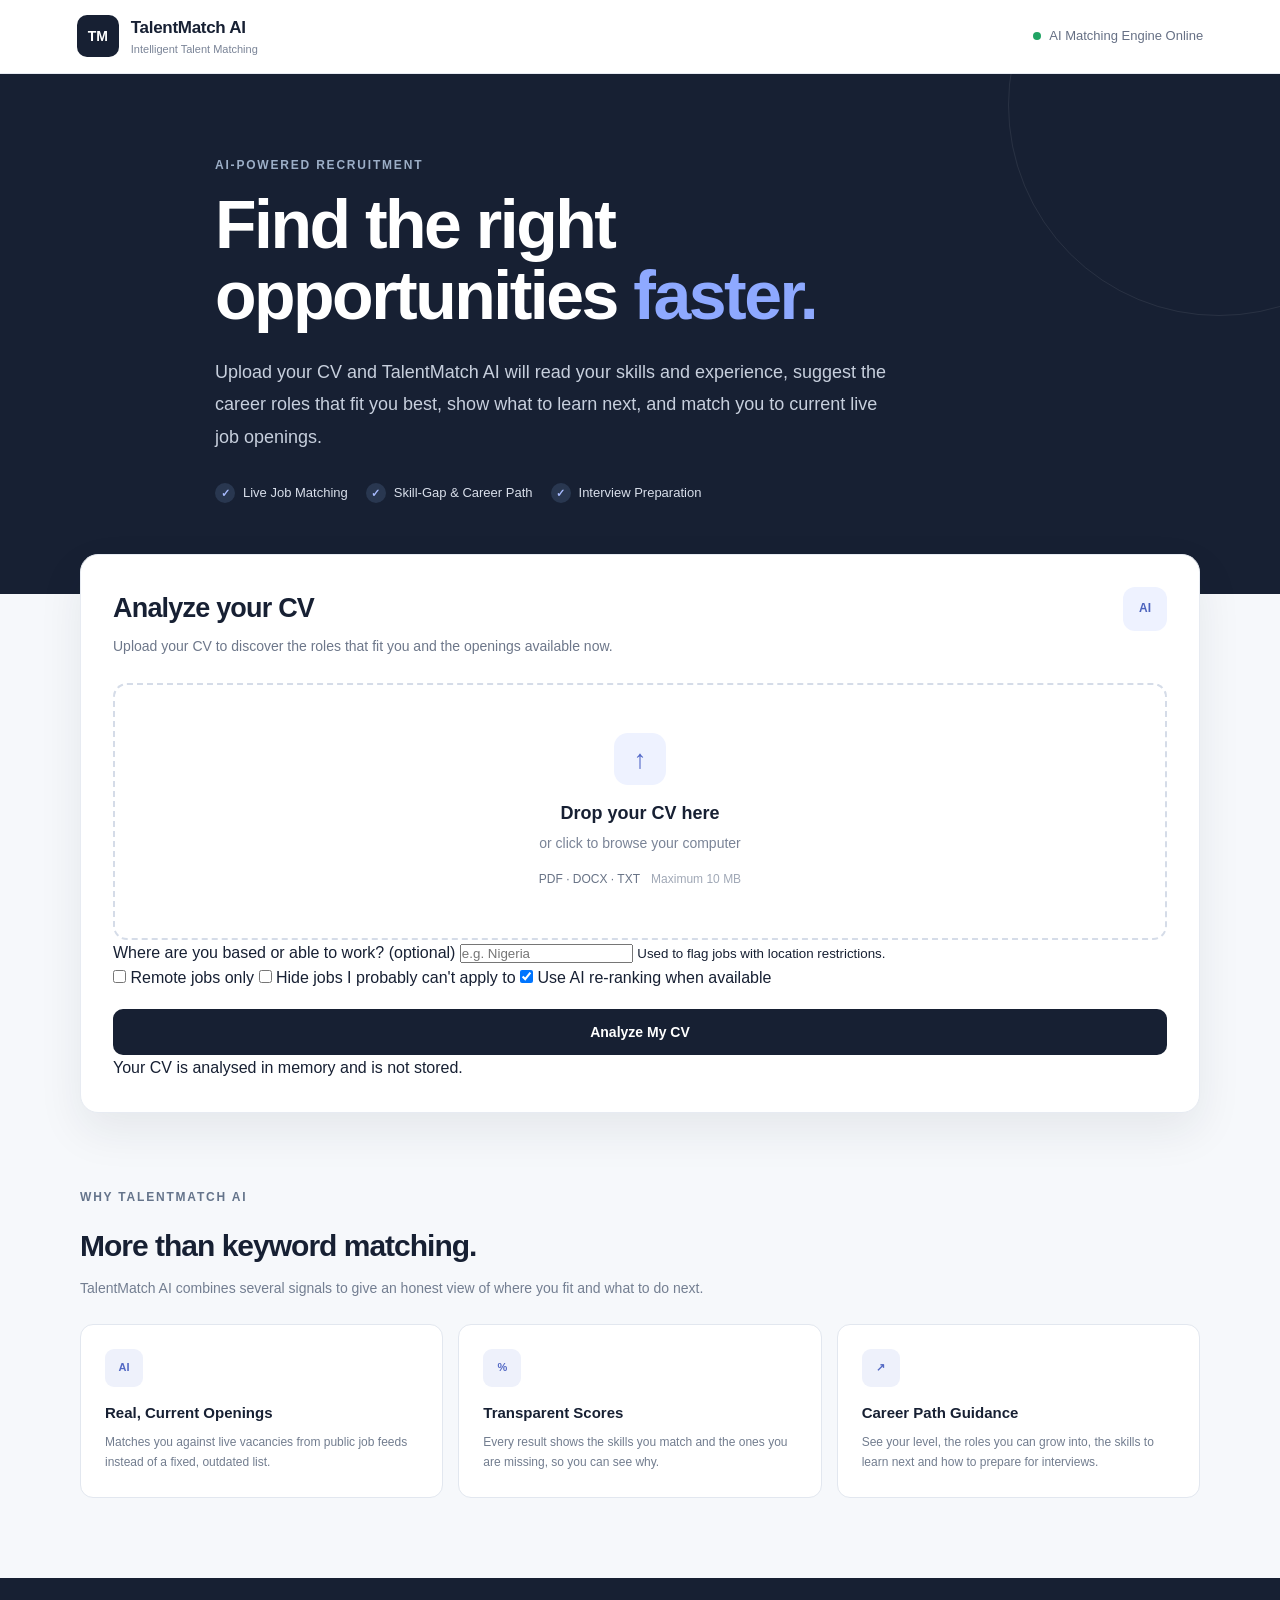
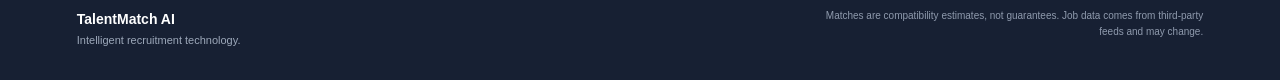
<file: index.html>
<!DOCTYPE html>
<html lang="en">

<head>
    <meta charset="UTF-8">
    <meta name="viewport" content="width=device-width, initial-scale=1.0">
    <meta name="description" content="TalentMatch AI - Intelligent resume and job matching powered by AI.">

    <title>TalentMatch AI | Intelligent Hiring</title>

    <link rel="icon" type="image/x-icon" href="/static/favicon.ico">

    <meta property="og:title" content="TalentMatch AI | Intelligent Hiring">
    <meta property="og:description" content="AI-powered resume screening and job matching platform using semantic AI and keyword analysis.">
    <meta property="og:image" content="https://talentmatch-ai-1-gcn6.onrender.com/static/og-image.png">
    <meta property="og:url" content="https://talentmatch-ai-1-gcn6.onrender.com/">
    <meta property="og:type" content="website">

    <link rel="stylesheet" href="/static/style.css">
</head>

<body>

<!-- =========================================================
     NAVIGATION
========================================================= -->
<header class="navbar">
    <div class="brand">
        <div class="brand-icon">TM</div>
        <div>
            <div class="brand-name">TalentMatch AI</div>
            <div class="brand-tagline">Intelligent Talent Matching</div>
        </div>
    </div>
    <div class="nav-status">
        <span class="status-dot"></span>
        AI Matching Engine Online
    </div>
</header>


<!-- =========================================================
     HERO SECTION
========================================================= -->
<section class="hero">
    <div class="hero-content">
        <div class="eyebrow">AI-POWERED RECRUITMENT</div>
        <h1>
            Find the right opportunities
            <span>faster.</span>
        </h1>
        <p class="hero-description">
            Upload your CV and TalentMatch AI will read your skills and experience, suggest the career roles that fit you best,
            show what to learn next, and match you to current live job openings.
        </p>

        <div class="hero-features">
            <div class="feature">
                <span>✓</span> Live Job Matching
            </div>
            <div class="feature">
                <span>✓</span> Skill-Gap &amp; Career Path
            </div>
            <div class="feature">
                <span>✓</span> Interview Preparation
            </div>
        </div>
    </div>
</section>


<!-- =========================================================
     MAIN APPLICATION
========================================================= -->
<main class="container">

    <!-- UPLOAD CARD -->
    <section class="upload-card">
        <div class="section-header">
            <div>
                <h2>Analyze your CV</h2>
                <p>Upload your CV to discover the roles that fit you and the openings available now.</p>
            </div>
            <div class="ai-badge">AI</div>
        </div>

        <!-- Upload Area -->
        <form id="resumeForm" enctype="multipart/form-data">
            <label for="resume" class="upload-area" id="uploadArea">
                <div class="upload-icon">↑</div>
                <h3>Drop your CV here</h3>
                <p>or click to browse your computer</p>
                <div class="supported-formats">
                    PDF · DOCX · TXT
                    <span>Maximum 10 MB</span>
                </div>
                <input
                    type="file"
                    id="resume"
                    name="resume"
                    accept=".pdf,.docx,.txt"
                    hidden
                    required
                >
            </label>

            <!-- Selected File -->
            <div id="selectedFile" class="selected-file hidden">
                <div class="file-icon">📄</div>
                <div class="file-information">
                    <strong id="fileName">Resume</strong>
                    <span id="fileSize">0 KB</span>
                </div>
                <button type="button" id="removeFile" class="remove-file">×</button>
            </div>

            <!-- Preferences -->
            <div class="preferences">
                <div class="pref-field">
                    <label for="country">Where are you based or able to work? <span class="optional">(optional)</span></label>
                    <input type="text" id="country" name="country" maxlength="60" placeholder="e.g. Nigeria" autocomplete="country-name">
                    <small>Used to flag jobs with location restrictions.</small>
                </div>
                <div class="pref-checks">
                    <label><input type="checkbox" id="remoteOnly"> Remote jobs only</label>
                    <label><input type="checkbox" id="onlyEligible"> Hide jobs I probably can't apply to</label>
                    <label><input type="checkbox" id="useAi" checked> Use AI re-ranking when available</label>
                </div>
            </div>

            <!-- Analyze Button -->
            <button type="submit" id="analyzeButton" class="analyze-button">
                <span id="buttonText">Analyze My CV</span>
                <span id="buttonLoader" class="button-loader hidden"></span>
            </button>
        </form>

        <!-- Error -->
        <div id="errorMessage" class="error-message hidden"></div>
        <p class="privacy-note">Your CV is analysed in memory and is not stored.</p>
    </section>


    <!-- LOADING STATE -->
    <section id="loadingSection" class="loading-section hidden">
        <div class="loading-spinner"></div>
        <h3>TalentMatch AI is analyzing your CV</h3>
        <p>The first request after a quiet period can take up to a minute while the free server wakes up.</p>

        <div class="loading-steps">
            <div class="loading-step active">
                <span>1</span> Reading your CV
            </div>
            <div class="loading-step">
                <span>2</span> Matching roles and skills
            </div>
            <div class="loading-step">
                <span>3</span> Scanning live vacancies
            </div>
        </div>
    </section>


    <!-- RESULTS SECTION -->
    <section id="resultsSection" class="results-section hidden">
        <div class="results-header">
            <div>
                <div class="eyebrow">ANALYSIS COMPLETE</div>
                <h2>Your Career Match Report</h2>
                <p id="reportMeta">Based on the CV you uploaded.</p>
            </div>
            <button type="button" id="newAnalysis" class="secondary-button">Analyze Another CV</button>
        </div>

        <div id="noticesContainer" class="notices"></div>

        <!-- SUMMARY CARDS -->
        <div class="summary-grid">
            <div class="summary-card">
                <div class="summary-label">YOUR LEVEL</div>
                <div id="profileLevel" class="summary-value small">-</div>
                <div id="profileExperience" class="summary-description"></div>
            </div>
            <div class="summary-card highlight">
                <div class="summary-label">BEST ROLE FIT</div>
                <div id="bestRoleFit" class="summary-value">0%</div>
                <div id="bestRoleName" class="summary-description"></div>
            </div>
            <div class="summary-card">
                <div class="summary-label">LIVE JOBS MATCHED</div>
                <div id="jobsMatched" class="summary-value">0</div>
                <div id="jobsScanned" class="summary-description"></div>
            </div>
        </div>

        <!-- PROFILE -->
        <div class="panel">
            <h3>Skills found on your CV</h3>
            <div id="skillChips" class="chips"></div>
        </div>

        <!-- ROLES -->
        <div class="results-heading">
            <div>
                <h3>Career roles that fit you</h3>
                <p>Ranked by skill coverage, job-title evidence and wording similarity.</p>
            </div>
        </div>
        <div id="rolesContainer" class="jobs-container"></div>

        <!-- LEARN NEXT -->
        <div id="learnSection" class="panel hidden">
            <h3>Skills to learn next</h3>
            <p class="panel-sub">Missing skills that appear most across your best-fitting roles.</p>
            <div id="learnChips" class="chips learn"></div>
        </div>

        <!-- LIVE JOBS -->
        <div class="results-heading">
            <div>
                <h3>Live job openings that match</h3>
                <p id="jobsSubtitle">Current vacancies from public job feeds, ranked against your CV.</p>
            </div>
        </div>
        <div id="jobsContainer" class="jobs-container"></div>
        <p class="attribution">
            Live listings courtesy of <a href="https://remotive.com" target="_blank" rel="noopener noreferrer">Remotive</a>
            and <a href="https://www.arbeitnow.com" target="_blank" rel="noopener noreferrer">Arbeitnow</a>.
            Always confirm details and eligibility on the original listing.
        </p>

        <!-- CV TIPS -->
        <div id="tipsSection" class="panel hidden">
            <h3>Quick wins to strengthen your CV</h3>
            <ul id="tipsList" class="tips"></ul>
        </div>

        <!-- INTERVIEW SECTION -->
        <div id="interviewSection" class="interview-section hidden">
            <div class="results-heading">
                <div>
                    <h3>Interview preparation</h3>
                    <p>Practice questions for your best-fitting roles, built from the skills on your CV.</p>
                </div>
            </div>
            <div id="interviewContainer" class="interview-container"></div>
        </div>
    </section>


    <!-- PRODUCT VALUE SECTION -->
    <section class="value-section">
        <div class="value-header">
            <div class="eyebrow">WHY TALENTMATCH AI</div>
            <h2>More than keyword matching.</h2>
            <p>TalentMatch AI combines several signals to give an honest view of where you fit and what to do next.</p>
        </div>

        <div class="value-grid">
            <div class="value-card">
                <div class="value-icon">AI</div>
                <h3>Real, Current Openings</h3>
                <p>Matches you against live vacancies from public job feeds instead of a fixed, outdated list.</p>
            </div>

            <div class="value-card">
                <div class="value-icon">%</div>
                <h3>Transparent Scores</h3>
                <p>Every result shows the skills you match and the ones you are missing, so you can see why.</p>
            </div>

            <div class="value-card">
                <div class="value-icon">↗</div>
                <h3>Career Path Guidance</h3>
                <p>See your level, the roles you can grow into, the skills to learn next and how to prepare for interviews.</p>
            </div>
        </div>
    </section>

</main>


<!-- =========================================================
     FOOTER
========================================================= -->
<footer class="footer">
    <div>
        <strong>TalentMatch AI</strong>
        <span>Intelligent recruitment technology.</span>
    </div>
    <div class="footer-note">
        Matches are compatibility estimates, not guarantees. Job data comes from third-party feeds and may change.
    </div>
</footer>

<script src="/static/app.js"></script>
</body>
</html>
</file>
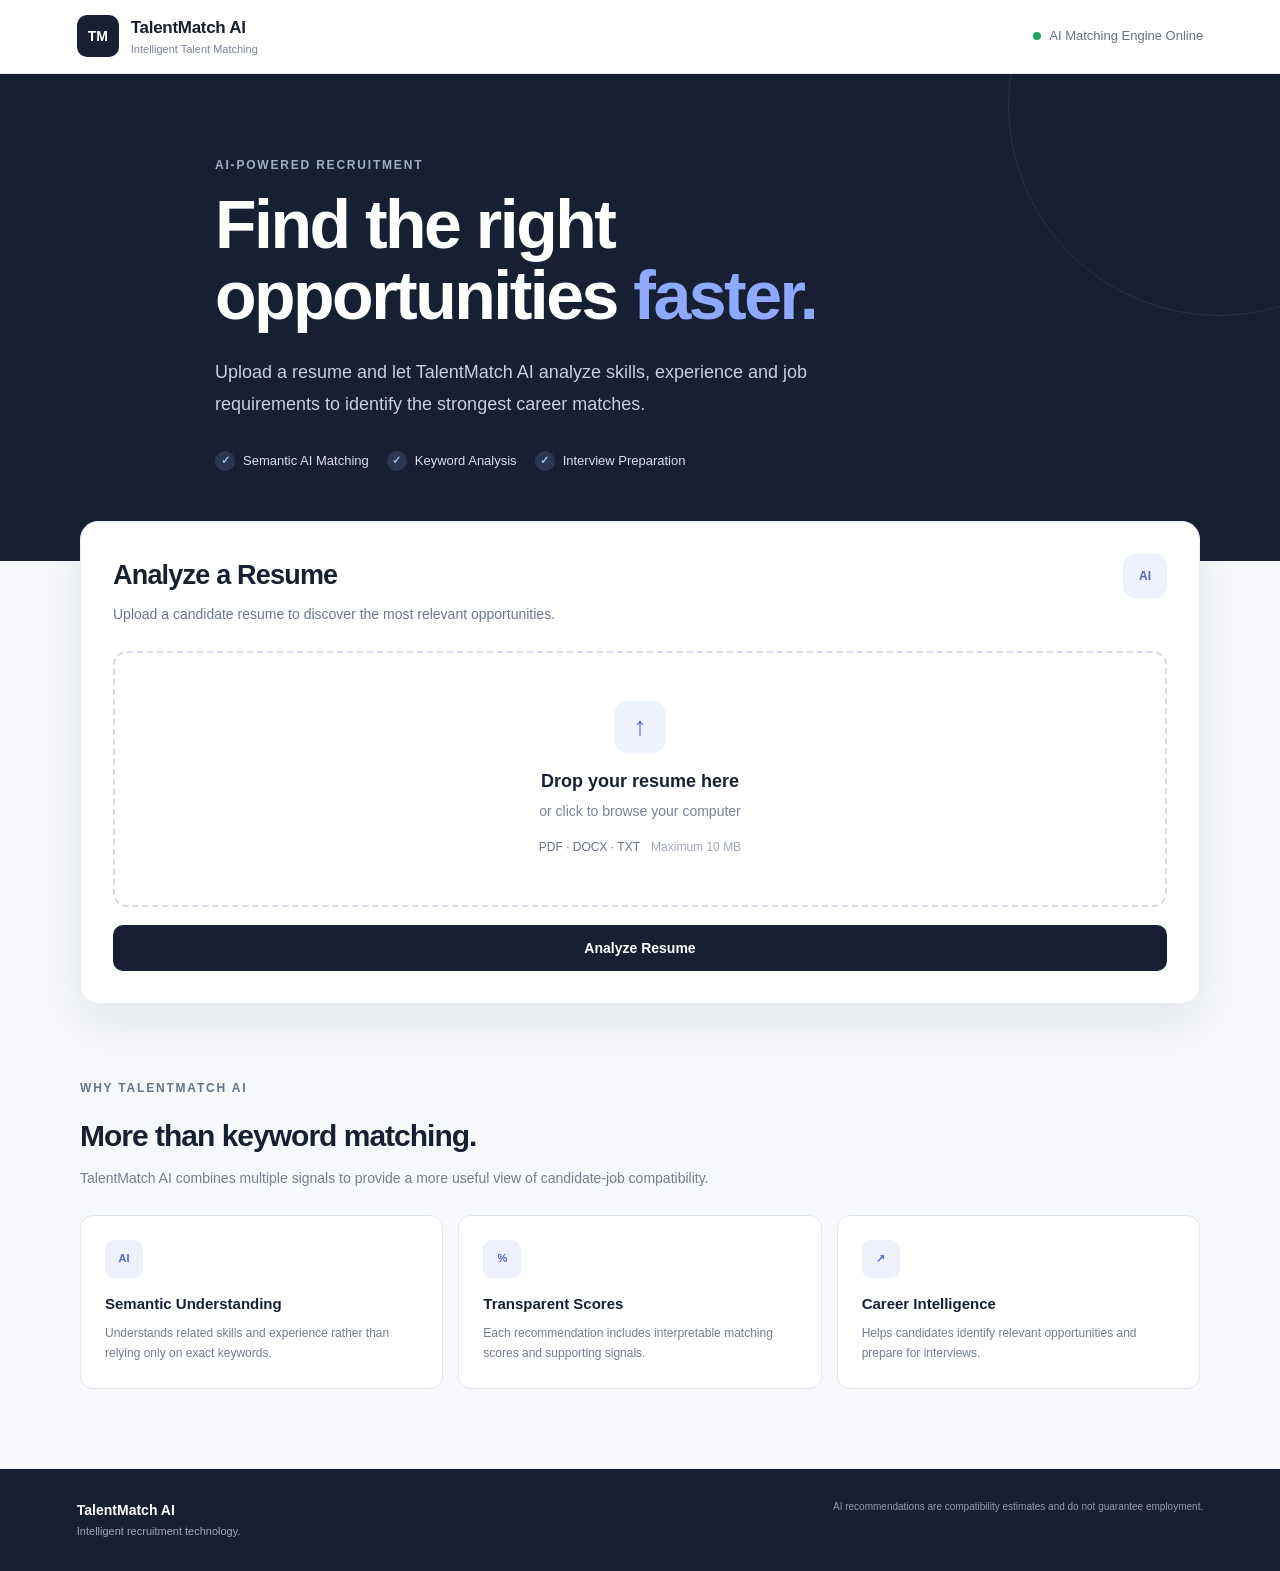
<file: templates/index.html>
<!DOCTYPE html>
<html lang="en">

<head>
    <meta charset="UTF-8">
    <meta name="viewport" content="width=device-width, initial-scale=1.0">
    <meta name="description" content="TalentMatch AI - Intelligent resume and job matching powered by AI.">

    <title>TalentMatch AI | Intelligent Hiring</title>

    <link rel="icon" type="image/x-icon" href="/static/favicon.ico">

    <meta property="og:title" content="TalentMatch AI | Intelligent Hiring">
    <meta property="og:description" content="AI-powered resume screening and job matching platform using semantic AI and keyword analysis.">
    <meta property="og:image" content="https://talentmatch-ai-1-gcn6.onrender.com/static/og-image.png">
    <meta property="og:url" content="https://talentmatch-ai-1-gcn6.onrender.com/">
    <meta property="og:type" content="website">

    <link rel="stylesheet" href="/static/style.css">
</head>

<body>

<!-- =========================================================
     NAVIGATION
========================================================= -->
<header class="navbar">
    <div class="brand">
        <div class="brand-icon">TM</div>
        <div>
            <div class="brand-name">TalentMatch AI</div>
            <div class="brand-tagline">Intelligent Talent Matching</div>
        </div>
    </div>
    <div class="nav-status">
        <span class="status-dot"></span>
        AI Matching Engine Online
    </div>
</header>


<!-- =========================================================
     HERO SECTION
========================================================= -->
<section class="hero">
    <div class="hero-content">
        <div class="eyebrow">AI-POWERED RECRUITMENT</div>
        <h1>
            Find the right opportunities
            <span>faster.</span>
        </h1>
        <p class="hero-description">
            Upload a resume and let TalentMatch AI analyze
            skills, experience and job requirements to identify
            the strongest career matches.
        </p>

        <div class="hero-features">
            <div class="feature">
                <span>✓</span> Semantic AI Matching
            </div>
            <div class="feature">
                <span>✓</span> Keyword Analysis
            </div>
            <div class="feature">
                <span>✓</span> Interview Preparation
            </div>
        </div>
    </div>
</section>


<!-- =========================================================
     MAIN APPLICATION
========================================================= -->
<main class="container">

    <!-- UPLOAD CARD -->
    <section class="upload-card">
        <div class="section-header">
            <div>
                <h2>Analyze a Resume</h2>
                <p>Upload a candidate resume to discover the most relevant opportunities.</p>
            </div>
            <div class="ai-badge">AI</div>
        </div>

        <!-- Upload Area -->
        <form id="resumeForm" enctype="multipart/form-data">
            <label for="resume" class="upload-area" id="uploadArea">
                <div class="upload-icon">↑</div>
                <h3>Drop your resume here</h3>
                <p>or click to browse your computer</p>
                <div class="supported-formats">
                    PDF · DOCX · TXT
                    <span>Maximum 10 MB</span>
                </div>
                <input
                    type="file"
                    id="resume"
                    name="resume"
                    accept=".pdf,.docx,.txt"
                    hidden
                    required
                >
            </label>

            <!-- Selected File -->
            <div id="selectedFile" class="selected-file hidden">
                <div class="file-icon">📄</div>
                <div class="file-information">
                    <strong id="fileName">Resume</strong>
                    <span id="fileSize">0 KB</span>
                </div>
                <button type="button" id="removeFile" class="remove-file">×</button>
            </div>

            <!-- Analyze Button -->
            <button type="submit" id="analyzeButton" class="analyze-button">
                <span id="buttonText">Analyze Resume</span>
                <span id="buttonLoader" class="button-loader hidden"></span>
            </button>
        </form>

        <!-- Error -->
        <div id="errorMessage" class="error-message hidden"></div>
    </section>


    <!-- LOADING STATE -->
    <section id="loadingSection" class="loading-section hidden">
        <div class="loading-spinner"></div>
        <h3>TalentMatch AI is analyzing the resume</h3>
        <p>Comparing skills, experience and qualifications against available opportunities...</p>

        <div class="loading-steps">
            <div class="loading-step active">
                <span>1</span> Reading resume
            </div>
            <div class="loading-step">
                <span>2</span> Generating AI representation
            </div>
            <div class="loading-step">
                <span>3</span> Matching jobs
            </div>
        </div>
    </section>


    <!-- RESULTS SECTION -->
    <section id="resultsSection" class="results-section hidden">
        <div class="results-header">
            <div>
                <div class="eyebrow">AI ANALYSIS COMPLETE</div>
                <h2>Candidate Match Report</h2>
                <p>AI-generated compatibility analysis based on the uploaded resume.</p>
            </div>
            <button type="button" id="newAnalysis" class="secondary-button">
                Analyze Another Resume
            </button>
        </div>

        <!-- SUMMARY CARDS -->
        <div class="summary-grid">
            <div class="summary-card">
                <div class="summary-label">JOBS ANALYZED</div>
                <div id="jobsAnalyzed" class="summary-value">0</div>
            </div>

            <div class="summary-card highlight">
                <div class="summary-label">BEST MATCH</div>
                <div id="bestMatchScore" class="summary-value">0%</div>
                <div id="bestMatchLevel" class="summary-description">No Match</div>
            </div>

            <div class="summary-card">
                <div class="summary-label">AVERAGE MATCH</div>
                <div id="averageMatchScore" class="summary-value">0%</div>
            </div>
        </div>

        <!-- JOB MATCHES -->
        <div class="results-heading">
            <div>
                <h3>Top Job Matches</h3>
                <p>Ranked using semantic and keyword-based analysis.</p>
            </div>
        </div>

        <div id="jobsContainer" class="jobs-container"></div>

        <!-- INTERVIEW SECTION -->
        <div id="interviewSection" class="interview-section hidden">
            <div class="results-heading">
                <div>
                    <h3>Recommended Interview Preparation</h3>
                    <p>Questions selected based on the candidate's profile.</p>
                </div>
            </div>
            <div id="interviewContainer" class="interview-container"></div>
        </div>
    </section>


    <!-- PRODUCT VALUE SECTION -->
    <section class="value-section">
        <div class="value-header">
            <div class="eyebrow">WHY TALENTMATCH AI</div>
            <h2>More than keyword matching.</h2>
            <p>TalentMatch AI combines multiple signals to provide a more useful view of candidate-job compatibility.</p>
        </div>

        <div class="value-grid">
            <div class="value-card">
                <div class="value-icon">AI</div>
                <h3>Semantic Understanding</h3>
                <p>Understands related skills and experience rather than relying only on exact keywords.</p>
            </div>

            <div class="value-card">
                <div class="value-icon">%</div>
                <h3>Transparent Scores</h3>
                <p>Each recommendation includes interpretable matching scores and supporting signals.</p>
            </div>

            <div class="value-card">
                <div class="value-icon">↗</div>
                <h3>Career Intelligence</h3>
                <p>Helps candidates identify relevant opportunities and prepare for interviews.</p>
            </div>
        </div>
    </section>

</main>


<!-- =========================================================
     FOOTER
========================================================= -->
<footer class="footer">
    <div>
        <strong>TalentMatch AI</strong>
        <span>Intelligent recruitment technology.</span>
    </div>
    <div class="footer-note">
        AI recommendations are compatibility estimates and do not guarantee employment.
    </div>
</footer>

<script src="/static/app.js"></script>
</body>
</html>
</file>
<file: static/style.css>
/*
===============================================================
TalentMatch AI
Professional Recruitment Interface
===============================================================
*/

/* =========================================================
   RESET
========================================================= */

* {
    box-sizing: border-box;
    margin: 0;
    padding: 0;
}

html {
    scroll-behavior: smooth;
}

body {
    font-family:
        Inter,
        -apple-system,
        BlinkMacSystemFont,
        "Segoe UI",
        Roboto,
        Arial,
        sans-serif;

    background: #f6f8fb;
    color: #172033;
    line-height: 1.6;
}


/* =========================================================
   NAVIGATION
========================================================= */

.navbar {
    width: 100%;
    min-height: 72px;

    display: flex;
    align-items: center;
    justify-content: space-between;

    padding: 14px 6%;

    background: #ffffff;

    border-bottom: 1px solid #e7ebf2;
}

.brand {
    display: flex;
    align-items: center;
    gap: 12px;
}

.brand-icon {
    width: 42px;
    height: 42px;

    display: flex;
    align-items: center;
    justify-content: center;

    border-radius: 10px;

    background: #172033;
    color: #ffffff;

    font-weight: 800;
    font-size: 14px;
}

.brand-name {
    font-weight: 800;
    font-size: 17px;
    letter-spacing: -0.3px;
}

.brand-tagline {
    color: #7a8497;
    font-size: 11px;
}

.nav-status {
    display: flex;
    align-items: center;
    gap: 8px;

    color: #667085;
    font-size: 13px;
}

.status-dot {
    width: 8px;
    height: 8px;

    border-radius: 50%;

    background: #20a464;
}


/* =========================================================
   HERO
========================================================= */

.hero {
    background: #172033;
    color: #ffffff;

    padding: 82px 6% 90px;

    position: relative;
    overflow: hidden;
}

.hero::after {
    content: "";

    position: absolute;

    width: 420px;
    height: 420px;

    right: -150px;
    top: -180px;

    border-radius: 50%;

    border: 1px solid rgba(255,255,255,0.08);
}

.hero-content {
    max-width: 850px;
    margin: auto;
}

.eyebrow {
    font-size: 12px;
    font-weight: 800;

    letter-spacing: 1.8px;

    color: #65748b;

    margin-bottom: 14px;
}

.hero .eyebrow {
    color: #9caec7;
}

.hero h1 {
    max-width: 800px;

    font-size: clamp(40px, 6vw, 68px);

    line-height: 1.05;

    letter-spacing: -2.5px;

    margin-bottom: 24px;
}

.hero h1 span {
    color: #8ea9ff;
}

.hero-description {
    max-width: 680px;

    color: #c7cfdd;

    font-size: 18px;

    line-height: 1.8;

    margin-bottom: 30px;
}

.hero-features {
    display: flex;
    flex-wrap: wrap;

    gap: 18px;
}

.feature {
    display: flex;
    align-items: center;

    gap: 8px;

    color: #d9dfeb;

    font-size: 13px;
}

.feature span {
    width: 20px;
    height: 20px;

    display: flex;
    align-items: center;
    justify-content: center;

    border-radius: 50%;

    background: #293750;

    color: #a9bcff;

    font-size: 11px;
    font-weight: 800;
}


/* =========================================================
   MAIN CONTAINER
========================================================= */

.container {
    width: min(1120px, 92%);

    margin: -40px auto 80px;

    position: relative;

    z-index: 2;
}


/* =========================================================
   UPLOAD CARD
========================================================= */

.upload-card {
    background: #ffffff;

    border: 1px solid #e7ebf2;

    border-radius: 18px;

    padding: 32px;

    box-shadow:
        0 18px 45px rgba(23,32,51,0.08);
}

.section-header {
    display: flex;
    justify-content: space-between;

    gap: 20px;

    margin-bottom: 26px;
}

.section-header h2 {
    font-size: 27px;

    letter-spacing: -0.8px;

    margin-bottom: 5px;
}

.section-header p {
    color: #6d778a;

    font-size: 14px;
}

.ai-badge {
    width: 44px;
    height: 44px;

    display: flex;
    align-items: center;
    justify-content: center;

    flex-shrink: 0;

    border-radius: 12px;

    background: #eef2ff;

    color: #4c63bd;

    font-size: 12px;
    font-weight: 800;
}


/* =========================================================
   UPLOAD AREA
========================================================= */

.upload-area {
    display: block;

    padding: 48px 20px;

    text-align: center;

    border: 2px dashed #d5dce8;

    border-radius: 14px;

    cursor: pointer;

    transition:
        border-color 0.2s ease,
        background 0.2s ease;
}

.upload-area:hover,
.upload-area.dragging {
    border-color: #687ee5;

    background: #f7f8ff;
}

.upload-icon {
    width: 52px;
    height: 52px;

    display: flex;
    align-items: center;
    justify-content: center;

    margin: auto auto 14px;

    border-radius: 14px;

    background: #eef2ff;

    color: #5369c8;

    font-size: 26px;
    font-weight: 500;
}

.upload-area h3 {
    font-size: 18px;

    margin-bottom: 4px;
}

.upload-area p {
    color: #7a8497;

    font-size: 14px;
}

.supported-formats {
    margin-top: 16px;

    color: #687386;

    font-size: 12px;
}

.supported-formats span {
    margin-left: 8px;

    color: #a0a8b6;
}


/* =========================================================
   SELECTED FILE
========================================================= */

.selected-file {
    display: flex;
    align-items: center;

    gap: 12px;

    margin-top: 15px;

    padding: 13px 15px;

    border: 1px solid #e1e6ef;

    border-radius: 10px;

    background: #fafbfd;
}

.file-icon {
    width: 38px;
    height: 38px;

    display: flex;
    align-items: center;
    justify-content: center;

    border-radius: 8px;

    background: #eef2ff;

    font-size: 17px;
}

.file-information {
    display: flex;
    flex-direction: column;

    flex: 1;

    min-width: 0;
}

.file-information strong {
    font-size: 13px;

    overflow: hidden;

    text-overflow: ellipsis;

    white-space: nowrap;
}

.file-information span {
    color: #8a94a5;

    font-size: 11px;
}

.remove-file {
    border: 0;

    background: transparent;

    color: #8a94a5;

    font-size: 22px;

    cursor: pointer;
}

.remove-file:hover {
    color: #c0392b;
}


/* =========================================================
   ANALYZE BUTTON
========================================================= */

.analyze-button {
    width: 100%;

    display: flex;
    align-items: center;
    justify-content: center;

    gap: 10px;

    margin-top: 18px;

    padding: 15px 20px;

    border: 0;

    border-radius: 10px;

    background: #172033;

    color: #ffffff;

    font-size: 14px;
    font-weight: 700;

    cursor: pointer;

    transition:
        transform 0.15s ease,
        opacity 0.15s ease;
}

.analyze-button:hover:not(:disabled) {
    transform: translateY(-1px);

    opacity: 0.93;
}

.analyze-button:disabled {
    cursor: wait;

    opacity: 0.65;
}


/* =========================================================
   LOADER
========================================================= */

.button-loader {
    width: 15px;
    height: 15px;

    border: 2px solid rgba(255,255,255,0.4);

    border-top-color: #ffffff;

    border-radius: 50%;

    animation:
        spin 0.8s linear infinite;
}

.loading-section {
    margin-top: 25px;

    padding: 45px 25px;

    text-align: center;

    background: #ffffff;

    border: 1px solid #e7ebf2;

    border-radius: 16px;
}

.loading-spinner {
    width: 38px;
    height: 38px;

    margin: auto auto 18px;

    border: 3px solid #e5e9f1;

    border-top-color: #586ed0;

    border-radius: 50%;

    animation:
        spin 0.9s linear infinite;
}

.loading-section h3 {
    margin-bottom: 6px;

    font-size: 18px;
}

.loading-section p {
    color: #7a8497;

    font-size: 13px;
}

.loading-steps {
    display: flex;
    justify-content: center;

    flex-wrap: wrap;

    gap: 10px;

    margin-top: 25px;
}

.loading-step {
    display: flex;
    align-items: center;

    gap: 7px;

    padding: 7px 11px;

    border-radius: 20px;

    background: #f2f4f8;

    color: #7d8798;

    font-size: 11px;
}

.loading-step span {
    width: 18px;
    height: 18px;

    display: flex;
    align-items: center;
    justify-content: center;

    border-radius: 50%;

    background: #dfe4ec;

    font-size: 10px;
}

.loading-step.active {
    background: #eef2ff;

    color: #5369c8;
}

.loading-step.active span {
    background: #5369c8;

    color: #ffffff;
}


/* =========================================================
   RESULTS
========================================================= */

.results-section {
    margin-top: 35px;
}

.results-header {
    display: flex;
    align-items: flex-end;
    justify-content: space-between;

    gap: 25px;

    margin-bottom: 22px;
}

.results-header h2 {
    font-size: 31px;

    letter-spacing: -1px;
}

.results-header p {
    color: #737e91;

    font-size: 14px;
}

.secondary-button {
    padding: 11px 16px;

    border: 1px solid #dce2eb;

    border-radius: 9px;

    background: #ffffff;

    color: #354052;

    font-size: 12px;
    font-weight: 700;

    cursor: pointer;

    white-space: nowrap;
}

.secondary-button:hover {
    background: #f8f9fb;
}


/* =========================================================
   SUMMARY CARDS
========================================================= */

.summary-grid {
    display: grid;

    grid-template-columns:
        repeat(3, 1fr);

    gap: 15px;

    margin-bottom: 34px;
}

.summary-card {
    padding: 22px;

    background: #ffffff;

    border: 1px solid #e4e8ef;

    border-radius: 13px;
}

.summary-card.highlight {
    background: #172033;

    color: #ffffff;

    border-color: #172033;
}

.summary-label {
    color: #8791a2;

    font-size: 10px;

    font-weight: 800;

    letter-spacing: 1.1px;
}

.highlight .summary-label {
    color: #aeb8ca;
}

.summary-value {
    margin-top: 6px;

    font-size: 31px;

    font-weight: 800;

    letter-spacing: -1px;
}

.summary-description {
    color: #9ca7ba;

    font-size: 12px;
}

.highlight .summary-description {
    color: #c2cada;
}


/* =========================================================
   RESULT HEADINGS
========================================================= */

.results-heading {
    margin-bottom: 15px;
}

.results-heading h3 {
    font-size: 21px;

    letter-spacing: -0.5px;
}

.results-heading p {
    color: #7b8596;

    font-size: 13px;
}


/* =========================================================
   JOB CARDS
========================================================= */

.jobs-container {
    display: flex;

    flex-direction: column;

    gap: 15px;
}

.job-card {
    background: #ffffff;

    border: 1px solid #e1e6ee;

    border-radius: 14px;

    padding: 22px;

    transition:
        box-shadow 0.2s ease,
        transform 0.2s ease;
}

.job-card:hover {
    transform: translateY(-2px);

    box-shadow:
        0 10px 30px rgba(23,32,51,0.07);
}

.job-card-top {
    display: flex;

    align-items: center;

    gap: 14px;
}

.job-rank {
    width: 34px;
    height: 34px;

    display: flex;
    align-items: center;
    justify-content: center;

    flex-shrink: 0;

    border-radius: 9px;

    background: #f0f2f6;

    color: #5c6678;

    font-size: 12px;
    font-weight: 800;
}

.job-title-area {
    flex: 1;

    min-width: 0;
}

.job-title-area h4 {
    font-size: 16px;

    margin-bottom: 3px;
}

.match-level {
    color: #6c7789;

    font-size: 11px;
}

.match-score {
    text-align: right;

    flex-shrink: 0;
}

.match-score strong {
    display: block;

    font-size: 25px;

    line-height: 1;
}

.match-score span {
    color: #8791a1;

    font-size: 10px;
}

.score-bar {
    width: 100%;
    height: 5px;

    margin: 18px 0;

    border-radius: 5px;

    background: #edf0f4;

    overflow: hidden;
}

.score-fill {
    height: 100%;

    border-radius: inherit;

    background: #6579d4;
}

.job-signals {
    display: flex;

    gap: 10px;

    margin-bottom: 20px;
}

.signal {
    padding: 8px 11px;

    border-radius: 8px;

    background: #f6f7f9;
}

.signal span {
    margin-right: 7px;

    color: #818b9b;

    font-size: 10px;
}

.signal strong {
    font-size: 11px;
}

.job-content {
    display: grid;

    grid-template-columns:
        repeat(2, 1fr);

    gap: 18px;
}

.job-detail h5 {
    margin-bottom: 5px;

    color: #4c5668;

    font-size: 11px;

    text-transform: uppercase;

    letter-spacing: 0.7px;
}

.job-detail p {
    color: #697486;

    font-size: 12px;

    line-height: 1.7;
}

.strengths {
    grid-column: 1 / -1;

    padding: 13px;

    border-radius: 9px;

    background: #f7f8fb;
}

.strengths strong {
    font-size: 11px;

    color: #4a5568;
}

.strengths ul {
    margin-top: 5px;

    padding-left: 18px;
}

.strengths li {
    color: #687487;

    font-size: 12px;

    margin-bottom: 3px;
}


/* =========================================================
   INTERVIEW SECTION
========================================================= */

.interview-section {
    margin-top: 45px;
}

.interview-container {
    display: flex;

    flex-direction: column;

    gap: 12px;
}

.interview-card {
    padding: 19px;

    background: #ffffff;

    border: 1px solid #e2e7ef;

    border-radius: 12px;
}

.interview-header {
    display: flex;

    align-items: center;

    gap: 12px;
}

.interview-number {
    width: 31px;
    height: 31px;

    display: flex;
    align-items: center;
    justify-content: center;

    flex-shrink: 0;

    border-radius: 8px;

    background: #eef1fb;

    color: #5368c2;

    font-size: 11px;
    font-weight: 800;
}

.interview-meta {
    display: flex;

    flex-wrap: wrap;

    gap: 6px;

    flex: 1;
}

.interview-meta span {
    padding: 4px 7px;

    border-radius: 5px;

    background: #f2f4f7;

    color: #717c8d;

    font-size: 10px;
}

.interview-score {
    color: #586cc5;

    font-size: 13px;
    font-weight: 800;
}

.interview-question {
    margin-top: 15px;
}

.interview-question strong {
    color: #4a5567;

    font-size: 11px;

    text-transform: uppercase;

    letter-spacing: 0.7px;
}

.interview-question p {
    margin-top: 5px;

    color: #3e4859;

    font-size: 14px;

    line-height: 1.7;
}

.ideal-answer {
    margin-top: 15px;

    padding-top: 13px;

    border-top: 1px solid #edf0f4;
}

.ideal-answer summary {
    color: #596cc2;

    font-size: 12px;

    font-weight: 700;

    cursor: pointer;
}

.ideal-answer p {
    margin-top: 10px;

    color: #6d7788;

    font-size: 12px;

    line-height: 1.7;
}


/* =========================================================
   VALUE SECTION
========================================================= */

.value-section {
    margin-top: 75px;
}

.value-header {
    max-width: 650px;

    margin-bottom: 25px;
}

.value-header h2 {
    font-size: 30px;

    letter-spacing: -1px;

    margin-bottom: 7px;
}

.value-header p {
    color: #737e91;

    font-size: 14px;
}

.value-grid {
    display: grid;

    grid-template-columns:
        repeat(3, 1fr);

    gap: 15px;
}

.value-card {
    padding: 24px;

    background: #ffffff;

    border: 1px solid #e2e7ef;

    border-radius: 13px;
}

.value-icon {
    width: 38px;
    height: 38px;

    display: flex;
    align-items: center;
    justify-content: center;

    margin-bottom: 14px;

    border-radius: 9px;

    background: #eef1fb;

    color: #5268c4;

    font-size: 11px;
    font-weight: 800;
}

.value-card h3 {
    font-size: 15px;

    margin-bottom: 7px;
}

.value-card p {
    color: #727d8f;

    font-size: 12px;

    line-height: 1.7;
}


/* =========================================================
   ERROR
========================================================= */

.error-message {
    margin-top: 15px;

    padding: 12px 14px;

    border-radius: 9px;

    background: #fff2f1;

    border: 1px solid #f0d0cd;

    color: #a23d35;

    font-size: 12px;
}


/* =========================================================
   EMPTY STATE
========================================================= */

.empty-state {
    padding: 40px;

    text-align: center;

    background: #ffffff;

    border: 1px solid #e2e7ef;

    border-radius: 13px;
}

.empty-state h3 {
    margin-bottom: 5px;

    font-size: 16px;
}

.empty-state p {
    color: #7a8495;

    font-size: 13px;
}


/* =========================================================
   FOOTER
========================================================= */

.footer {
    display: flex;

    justify-content: space-between;

    gap: 25px;

    padding: 30px 6%;

    background: #172033;

    color: #ffffff;
}

.footer div:first-child {
    display: flex;

    flex-direction: column;

    gap: 2px;
}

.footer strong {
    font-size: 14px;
}

.footer span {
    color: #9da8ba;

    font-size: 11px;
}

.footer-note {
    max-width: 400px;

    color: #8f9aad;

    font-size: 10px;

    text-align: right;
}


/* =========================================================
   UTILITIES
========================================================= */

.hidden {
    display: none !important;
}


/* =========================================================
   ANIMATION
========================================================= */

@keyframes spin {

    from {
        transform: rotate(0deg);
    }

    to {
        transform: rotate(360deg);
    }

}


/* =========================================================
   RESPONSIVE DESIGN
========================================================= */

@media (max-width: 850px) {

    .hero {
        padding-top: 60px;
        padding-bottom: 75px;
    }

    .hero h1 {
        font-size: 44px;
    }

    .summary-grid {
        grid-template-columns:
            1fr;
    }

    .value-grid {
        grid-template-columns:
            1fr;
    }

    .job-content {
        grid-template-columns:
            1fr;
    }

}


@media (max-width: 650px) {

    .navbar {
        padding: 12px 4%;
    }

    .nav-status {
        display: none;
    }

    .hero {
        padding: 55px 5% 70px;
    }

    .hero h1 {
        font-size: 38px;

        letter-spacing: -1.5px;
    }

    .hero-description {
        font-size: 15px;
    }

    .hero-features {
        flex-direction: column;

        gap: 9px;
    }

    .container {
        width: 94%;

        margin-top: -25px;
    }

    .upload-card {
        padding: 22px;
    }

    .section-header {
        align-items: flex-start;
    }

    .section-header h2 {
        font-size: 23px;
    }

    .upload-area {
        padding: 35px 15px;
    }

    .results-header {
        flex-direction: column;

        align-items: flex-start;
    }

    .secondary-button {
        width: 100%;
    }

    .job-card {
        padding: 17px;
    }

    .job-card-top {
        align-items: flex-start;
    }

    .match-score strong {
        font-size: 21px;
    }

    .job-signals {
        flex-wrap: wrap;
    }

    .interview-header {
        align-items: flex-start;
    }

    .footer {
        flex-direction: column;

        padding: 25px 5%;
    }

    .footer-note {
        text-align: left;
    }

}
</file>
